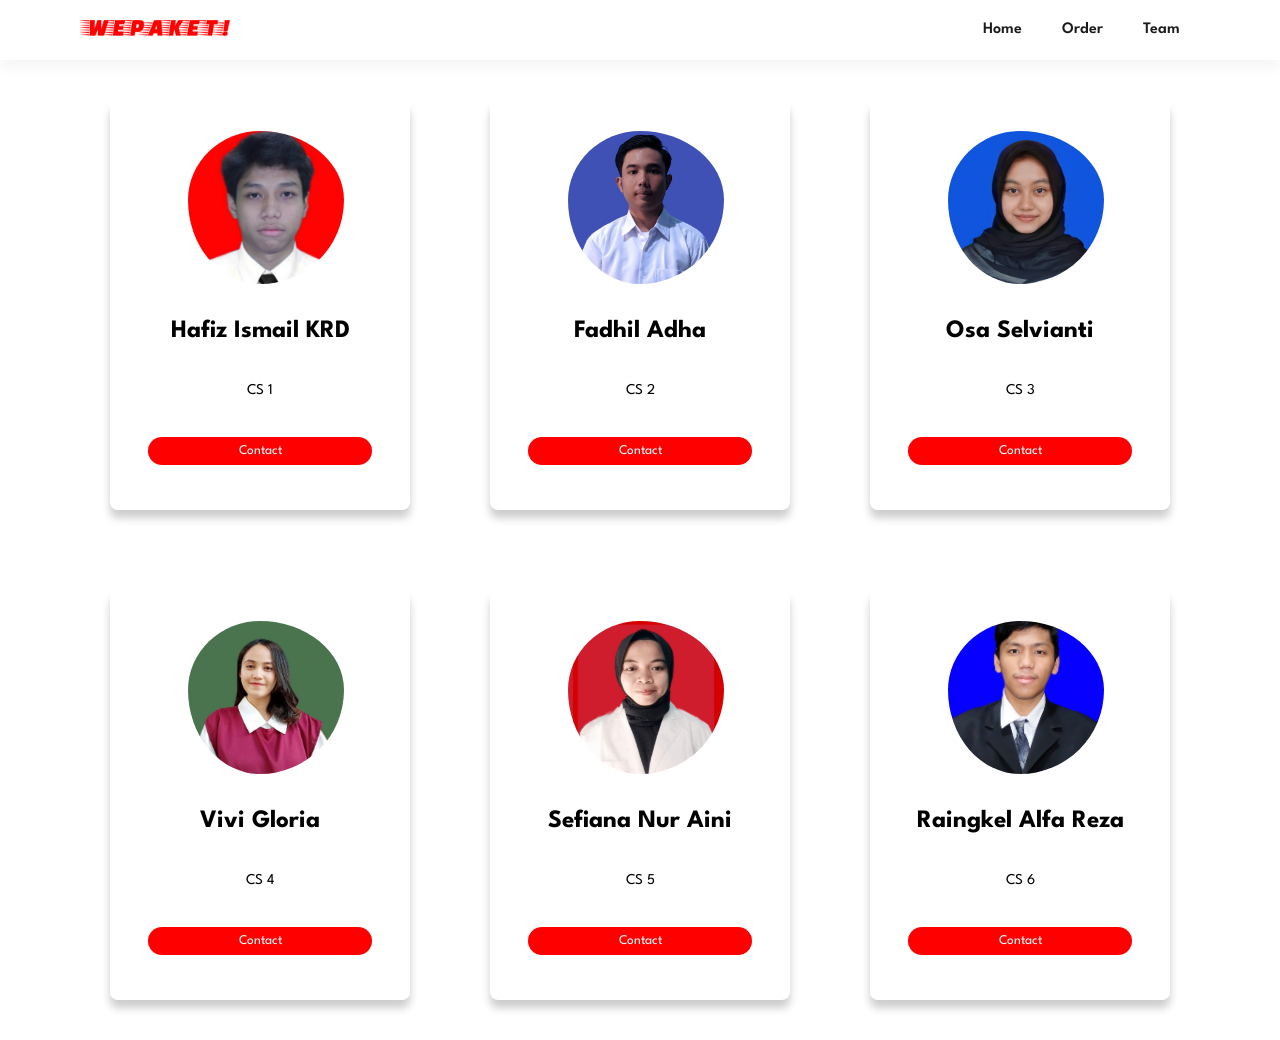
<file: about.html>
<!DOCTYPE html>
<html lang="en">
<head>
    <meta charset="UTF-8">
    <meta http-equiv="X-UA-Compatible" content="IE=edge">
    <meta name="viewport" content="width=device-width, initial-scale=1.0">
    <title>Form Pengiriman</title>
    <link rel="stylesheet" href="style.css">
    <script src="https://code.jquery.com/jquery-3.6.0.min.js"></script>
</head>
<body>
    <section id="header">
        <a href="#"><img src="images/Group 3.png" class="logo" alt="" width="150px"></a>

        <div>
            <ul id="navbar">
                <li><a class="active" href="index.html">Home</a></li>
                <li><a href="about.html">Order</a></li>
                <li><a href="about.html">Team</a></li>
                <!-- <li><a href=""><i class="fa-solid fa-truck-fast"></i></a></li> -->
            </ul>
        </div>
    </section>

    <div class="grid">
        <article>
            <img class="oval" src="images/me.jpg" alt="">
            <div class="deskripsi">
                <h2>Hafiz Ismail KRD</h2>
                <p class="title">CS 1</p>
                <a href="https://wa.me/6281314194171">
                    <p><button class="button">Contact</button></p>
                </a>
            </div>
        </article>
        <article>
            <img src="images/Fadhil_Adha-2155201041.JPG" alt="">
            <div class="deskripsi">
                <h2>Fadhil Adha</h2>
                <p class="title">CS 2</p>
                <a href="https://wa.me/6285264698464">
                    <p><button class="button">Contact</button></p>
                </a>
            </div>
        </article>
        <article>
            <img src="images/osa.jpg" alt="">
            <div class="deskripsi">
                <h2>Osa Selvianti </h2>
                <p class="title">CS 3</p>
                <a href="https://wa.me/6282213090882">
                    <p><button class="button">Contact</button></p>
                </a>
            </div>
        </article>
        <article>
            <img src="images/vivi.jpg" alt="">
            <div class="deskripsi">
                <h2>Vivi Gloria</h2>
                <p class="title">CS 4</p>
                <a href="https://wa.me/6282329180384">
                    <p><button class="button">Contact</button></p>
                </a>
            </div>
        </article>
        <article>
          <img src="images/septiana.jpg" alt="">
          <div class="deskripsi">
              <h2>Sefiana Nur Aini</h2>
              <p class="title">CS 5</p>
              <a href="https://wa.me/6281228577585">
                  <p><button class="button">Contact</button></p>
              </a>
          </div>
      </article>
      <article>
        <img src="images/rk.jpg" alt="">
        <div class="deskripsi">
            <h2>Raingkel Alfa Reza</h2>
            <p class="title">CS 6</p>
            <a href="https://wa.me/6281911127406">
                <p><button class="button">Contact</button></p>
            </a>
        </div>
    </article>

    </div>
    
    <script src="index.js"></script>
</body>
</html>
</file>
<file: style.css>
@import url("https://fonts.googleapis.com/css2?family=Spartan:wght@100;200;300;400;500;600;700;800;900&display=swap");
* {
  margin: 0;
  padding: 0;
  box-sizing: border-box;
  font-family: "Spartan", sans-serif;
}

html {
  scroll-behavior: smooth;
}

/* Global Styles */

h1 {
  font-size: 50px;
  line-height: 64px;
  color: #222;
  text-align: center;
}

h2 {
  font-size: 46px;
  line-height: 54px;
  color: #222;
  text-align: center;
}

h4 {
  font-size: 20px;
  color: #222;
}

h6 {
  font-weight: 700;
  font-size: 12px;
}

p {
  font-size: 16px;
  color: #465b52;
  margin: 15px 0 20px 0;
}

.section-p1 {
  padding: 40px 80px;
}

.section-m1 {
  margin: 40px 0;
}

body {
  width: 100%;
}

#header{
    display: flex;
    align-items: center;
    justify-content: space-between;
    padding: 20px 80px;
    background: white;
    box-shadow: 0 5px 15px rgba(0,0,0,0.06);
    z-index: 999;
    position: sticky;
    top: 0;
    left: 0;
}

#navbar{
    display: flex;
    align-items: center;
    justify-content: center;
}

#navbar li{
    list-style: none;
    padding: 0 20px;
    position: relative;
}

#navbar li a{
    text-decoration: none;
    font-size: 16px;
    font-weight: 600;
    color: #1a1a1a;
    transition: 0.3s ease;
}

#navbar li a:hover
{
  color:red;
}


 #navbar li a:hover::after {
  content: "";
  width: 30%;
  height: 2px;
  background: red;
  position: absolute;
  bottom: -4px;
  left: 20px;
}

#hero{
  background-image: url("images/foto 5.jpg");
  height: 90vh;
  width: 100%;
  background-size: cover;
  background-position: top 25% right 0;
  padding: 0 100px;
  display: flex;
  flex-direction: column;
  align-items: flex-start;
  justify-content: center;
  
}

#hero h4{
  color: aliceblue;
}

#hero h2{
  color: red;
  font-size: 80px;
  margin-top: 2rem;
  text-shadow: 1px 1px 2px black;
}

#hero h1{
  color: aliceblue;
  font-size: 80px;
  text-shadow: 1px 1px 5px black;
}
#hero button{
  border-radius: 12px;
  padding: 10px;
  border: none;
  background-color: red;
  color: white;
  font-weight: 700;
  cursor: pointer;
}

/* info */

#info .fe-box{
  width: 180px;
  text-align: center;
  padding: 25px 15px;
  box-shadow: 8px 8px 15px ;
  border: 0px solid ;
  border-radius: 10%;  
  margin: 15px 0;
}

#info{
  display: flex;
  align-items: center;
  justify-content: space-between;

}


/* .foto{
  width: 200px;
  height: 200px;

} */



/* Servive */

.ser h1{
  font-size: 30px;
  margin-top: 2rem;
  color: red;
  text-shadow: 2px 2px 5px black;
  font-size: 22px;

  
}

#transport h2{
  text-align: center;
}

.transport-content{
  display:inline-flex;
  grid-template-columns: repeat(auto-fit,minmax(250px, auto));
  align-items: center;
  margin-top: 3rem;
  margin-bottom: 1rem;
}

.box{
  position: relative;
  padding: 2px 8px;
}
.box img {
  width: 100%;
  height: 100%;
  object-fit:cover;
  border-radius: 10px;
  filter: brightness(70%);
  transition: all .3s cubic-bezier(.499,.05,.55,.95);
  will-change: filter;
  display: block;
}


#container {
  position: relative;
  max-width: 700px;
  width: 100%;
  background: #fff;
  padding: 25px;
  border-radius: 8px;
  box-shadow: 0 0 15px rgba(0, 0, 0, 0.1);
}
#container header {
  font-size: 1.5rem;
  color: #333;
  font-weight: 500;
  text-align: center;
}
#container .form {
  margin-top: 30px;
}
.form .input-box {
  width: 100%;
  margin-top: 20px;
}
.input-box label {
  color: #333;
}
.form :where(.input-box input, .select-box) {
  position: relative;
  height: 50px;
  width: 100%;
  outline: none;
  font-size: 1rem;
  color: #707070;
  margin-top: 8px;
  border: 1px solid #ddd;
  border-radius: 6px;
  padding: 0 15px;
}
.input-box input:focus {
  box-shadow: 0 1px 0 rgba(0, 0, 0, 0.1);
}
.form .column {
  display: flex;
  column-gap: 15px;
}
.form .gender-box {
  margin-top: 20px;
}
.gender-box h3 {
  color: #333;
  font-size: 1rem;
  font-weight: 400;
  margin-bottom: 8px;
}
.form :where(.gender-option, .gender) {
  display: flex;
  align-items: center;
  column-gap: 50px;
  flex-wrap: wrap;
}
.form .gender {
  column-gap: 5px;
}
.gender input {
  accent-color: rgb(130, 106, 251);
}
.form :where(.gender input, .gender label) {
  cursor: pointer;
}
.gender label {
  color: #707070;
}
.address :where(input, .select-box) {
  margin-top: 15px;
}
.select-box select {
  height: 100%;
  width: 100%;
  outline: none;
  border: none;
  color: #707070;
  font-size: 1rem;
}
/* .form button {
  height: 55px;
  width: 100%;
  color: #fff;
  font-size: 1rem;
  font-weight: 400;
  margin-top: 30px;
  border: none;
  cursor: pointer;
  transition: all 0.2s ease;
  background:red;
} */
.form button:hover {
  background: rgb(88, 56, 250);
}

#table {
  width: 82vw;
  height: 90vh;
  background-color: #fff5;
  backdrop-filter: blur(7px);
  box-shadow: 0 .4rem .8rem #0005;
  border-radius: .8rem;
  margin-top: 0ch;

  overflow: hidden;
}
.table__header {
  text-align: center;
}

.table__body {
  width: 95%;
  max-height: calc(89% - 1.6rem);
  background-color: #fffb;

  margin: .8rem auto;
  border-radius: .6rem;

  overflow: auto;
  overflow: overlay;
}
.table__body::-webkit-scrollbar{
  width: 0.5rem;
  height: 0.5rem;
}

.table__body::-webkit-scrollbar-thumb{
  border-radius: .5rem;
  background-color: #0004;
  visibility: hidden;
}

.table__body:hover::-webkit-scrollbar-thumb{ 
  visibility: visible;
}

table {
  width: 100%;
}
table, th, td {
  border-collapse: collapse;
  padding: 1rem;
  text-align: left;
}

thead th {
  position: sticky;
  top: 0;
  left: 0;
  background-color: #d5d1defe;
  cursor: pointer;
  text-transform: capitalize;
}
tbody tr:nth-child(even) {
  background-color: #0000000b;
}

tbody tr {
  --delay: .1s;
  transition: .5s ease-in-out var(--delay), background-color 0s;
}

tbody tr.hide {
  opacity: 0;
  transform: translateX(100%);
}

tbody tr:hover {
  background-color: #fff6 !important;
}

tbody tr td,
tbody tr td p,
tbody tr td img {
  transition: .2s ease-in-out;
}

tbody tr.hide td,
tbody tr.hide td p {
  padding: 0;
  font: 0 / 0 sans-serif;
  transition: .2s ease-in-out .5s;
}


 #banner {
  display: flex;
  flex-direction: column;
  justify-content: center;
  align-items: center;
  text-align: center;
  background-image: url("images/pngtree-shipment-of-trailer-or-truck-sitting-on-a-dark-background-with-image_2611130.jpg");
  width: 100%;
  height: 40vh;
  background-size: cover;
  background-position: center;
 }

 #banner h4{
  color: rgb(255, 255, 255);
  font-size: 40px;
 }

 #banner h2{
  color: white;
  font-size: 50px;
  padding: 10px 0;
 }
 #banner h2 span {
  color: red;
 }

 /* Gaya Form */
#formPengiriman {
  padding: 20px;
  background-color: #fff;
  box-shadow: 0 0 15px rgba(0, 0, 0, 0.1);
  border-radius: 8px;
  max-width: 700px;
  margin: 0 auto;
}

#formPengiriman h2 {
  font-size: 26px;
  margin-bottom: 20px;
}

#formPengiriman label {
  display: block;
  font-size: 18px;
  margin-bottom: 10px;
  color: #333;
}

#formPengiriman input[type="text"],
#formPengiriman input[type="number"],
#formPengiriman select,
#formPengiriman input[type="date"] {
  width: 100%;
  height: 50px;
  font-size: 16px;
  padding: 10px;
  border: 1px solid #ddd;
  border-radius: 6px;
  margin-bottom: 20px;
}

#formPengiriman select {
  appearance: none;
  background-image: url("path/to/your/select-arrow-icon.png");
  background-position: right center;
  background-repeat: no-repeat;
  background-size: 20px;
  padding-right: 30px;
}

#formPengiriman input[type="submit"] {
  background-color: red;
  color: #fff;
  font-size: 18px;
  font-weight: 600;
  padding: 12px 20px;
  border: none;
  border-radius: 8px;
  cursor: pointer;
  transition: background-color 0.3s ease;
}

#formPengiriman input[type="submit"]:hover {
  background-color: #ff6347; 
}

#totalHarga {
  font-size: 20px;
  color: red; 
  font-weight: bold;
  margin-top: 20px;
}


#formPengiriman input:invalid {
  border-color: #ff0000; 
}


#formPengiriman input:valid {
  border-color: #00ff00; 
}

/* Gaya Form Pencarian */
#formCariNama {
  padding: 20px;
  background-color: #fff;
  box-shadow: 0 0 15px rgba(0, 0, 0, 0.1);
  border-radius: 8px;
  max-width: 700px;
  margin: 0 auto;
  text-align: center; /* Mengatur teks dan elemen ke tengah */
  display: flex;
  flex-direction: column;
  align-items: center; /* Mengatur elemen ke tengah secara horizontal */
}

#formCariNama h2 {
  font-size: 26px;
  margin-bottom: 20px;
}

#formCariNama label {
  display: block;
  font-size: 18px;
  margin-bottom: 10px;
  color: #333;
}

#formCariNama input[type="text"] {
  width: 100%;
  height: 50px;
  font-size: 16px;
  padding: 10px;
  border: 1px solid #ddd;
  border-radius: 6px;
  margin-bottom: 20px;
  text-align: center;
}

#formCariNama button {
  background-color: red;
  color: #fff;
  font-size: 18px;
  font-weight: 600;
  padding: 12px 20px;
  border: none;
  border-radius: 8px;
  cursor: pointer;
  transition: background-color 0.3s ease;
}

footer{
  display: flex;
  flex-wrap: wrap;
  justify-content: space-between;
}

footer .col{
  display: flex;
  flex-direction: column;
  align-items: flex-start;
  margin-bottom: 20px;
}

footer h4{
  font-size: 13px;
  padding-bottom: 20px;
}

footer p{
  font-size: 13px;
  margin: 0 0 8px 0;
}

footer a{
  font-size: 13px;
  text-decoration: none;
  color: #222;
  margin-bottom: 10px;
}

.grid {
  display: flex;
  flex-wrap:wrap;
  justify-content: center;
  align-items: center;
  gap: 80px;
  margin: 40px;
}



.grid img {
  padding-left: 12px;
  padding-top: 9px;
  width: 250px;
  height: 250px;
  border-radius: 30px;
}

img {
  object-fit: cover;
}

.grid > article {
  box-shadow: 0 8px 8px 0 rgba(0, 0, 0, 0.2);
  border-radius: 8px;
  text-align: center;
  background: #fff;
  width: 300px;
  height: 410px;
  transition: 0.2s transform;
  cursor: pointer;
}

.grid > article img {
  padding-left: 12px;
  padding-top: 15px;
  width: 200px;
  height: 200px;
  border-radius: 50%;
  border: 1rem solid white;
}

.grid > article:hover {
  transform: scale(1.1);
}

.grid p {
  color: #000;
  font-size: 15px;
  padding: 10px;
}

.grid h2 {
  color: #000;
  font-size: 25px;
}
.grid button {
  border: none;
  outline: 0;
  display: inline-block;
  padding: 8px;
  color: white;
  background-color:red;
  border-radius: 20px;
  text-align: center;
  cursor: pointer;
  width: 80%;
}

.grid button:hover {
  background-color:#555;
}

/* .jt_index_2_top {
  text-align: center;
  font-size: 24px;
  font-weight: 700;
  padding: 25px 0;
} */

.jt_index_2_list {
display: flex;
flex-direction: column;
align-items: center;
background-image: url(images/index_2list.jpg);
background-repeat: no-repeat;
background-position: center;
background-size: cover;
justify-content: center;
image


.jt_index_2_list {
height: 425px;
}

.pos_r{
position: relative;
margin-bottom: 3rem;
}

.jt_index_2_listbox {
max-width: 1096px;
margin: 0 auto;
padding-top: 90px;
box-sizing: border-box;
}

.jn>img{
height: 200px;
position: relative;
top:center;

}


/* Transport baru */

#sm-banner{
  display: flex;
  justify-content: space-between;
  flex-wrap: wrap;
}

#sm-banner .banner-box{
  display: flex;
  flex-direction: column;
  justify-content: center;
  align-items:center;
  text-align: center;
  background-image: url("images/Sea-cargo.png");
  min-width: 48.7%;
  height: 40vh;
  background-size: cover;
  background-position: center;
}

#sm-banner .banner-box2{
  background-image: url("images/Tips-Memilih-Jasa-Pengiriman-Cargo-Udara-Yang-Cepat-Dan-Terpercaya.jpg");
}

#sm-banner .banner-box3{
  background-image: url("images/hero-banner.jpg");
  margin-top: 2rem;
}

#sm-banner .banner-box4{
  background-image: url("images/jasa-pengiriman-barang-via-kereta-api.jpg");
  margin-top: 2rem;
}


.banner-box h4{
  color: white;  
  font-size: 50px;
  text-shadow: 2px 2px 5px black;
}

/* Cari Form */

#newsletter{
  display: flex;
  justify-content: space-between;
  flex-wrap: wrap;
  align-items: center;
  background-image:url("images/dark_grunge_in_red_background.jpg") ;
  background-repeat: no-repeat;
  background-position: 20% 30%;
  background-color: #041e42;
}

#newsletter h4{
  font-size: 22px;
  font-weight: 700;
  color: white;
  text-shadow: 2px 2px 5px black;
}

#newsletter p{
  font-size: 14px;
  font-weight: 600;
  color:white;
  text-shadow: 2px 2px 5px black;
}

#newsletter input{
  height: 3.125rem;
  padding: 0 1.25em;
  font-size: 14px;
  width: 100%;
  border: 1px solid transparent;
  border-radius: 4px;
  outline: none;
}

#newsletter .form {
  display: flex;
  width: 40%;
}

#newsletter button {
  background-color: red;
  color: white;
  white-space: nowrap;
  height: 3.125rem;
  padding: 0 1.25em;
  font-size: 14px;
  border: 1px solid transparent;
  border-radius: 4px;
  outline: none;
  cursor: pointer;
}

/* order paling bawah  */

#trup h3{
  text-align: center;
  font-size: 11px;
}
}
</file>
